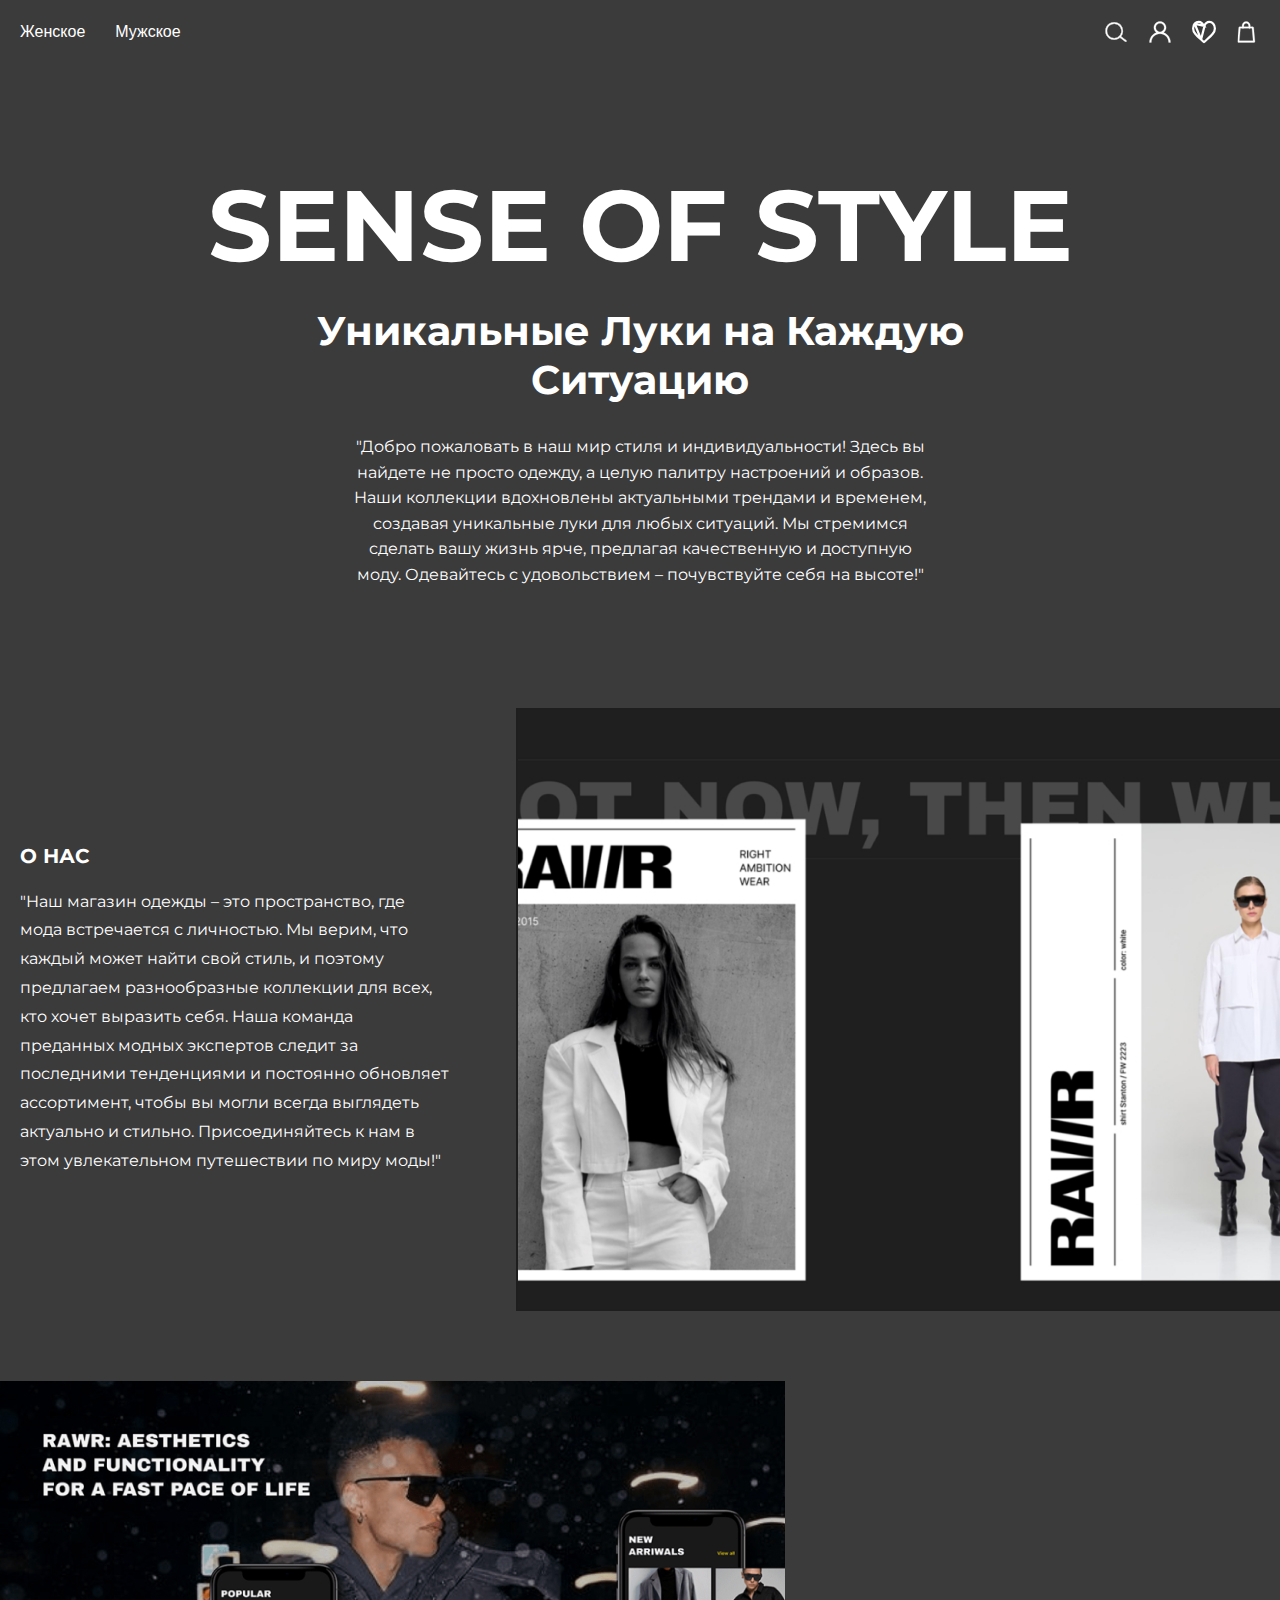
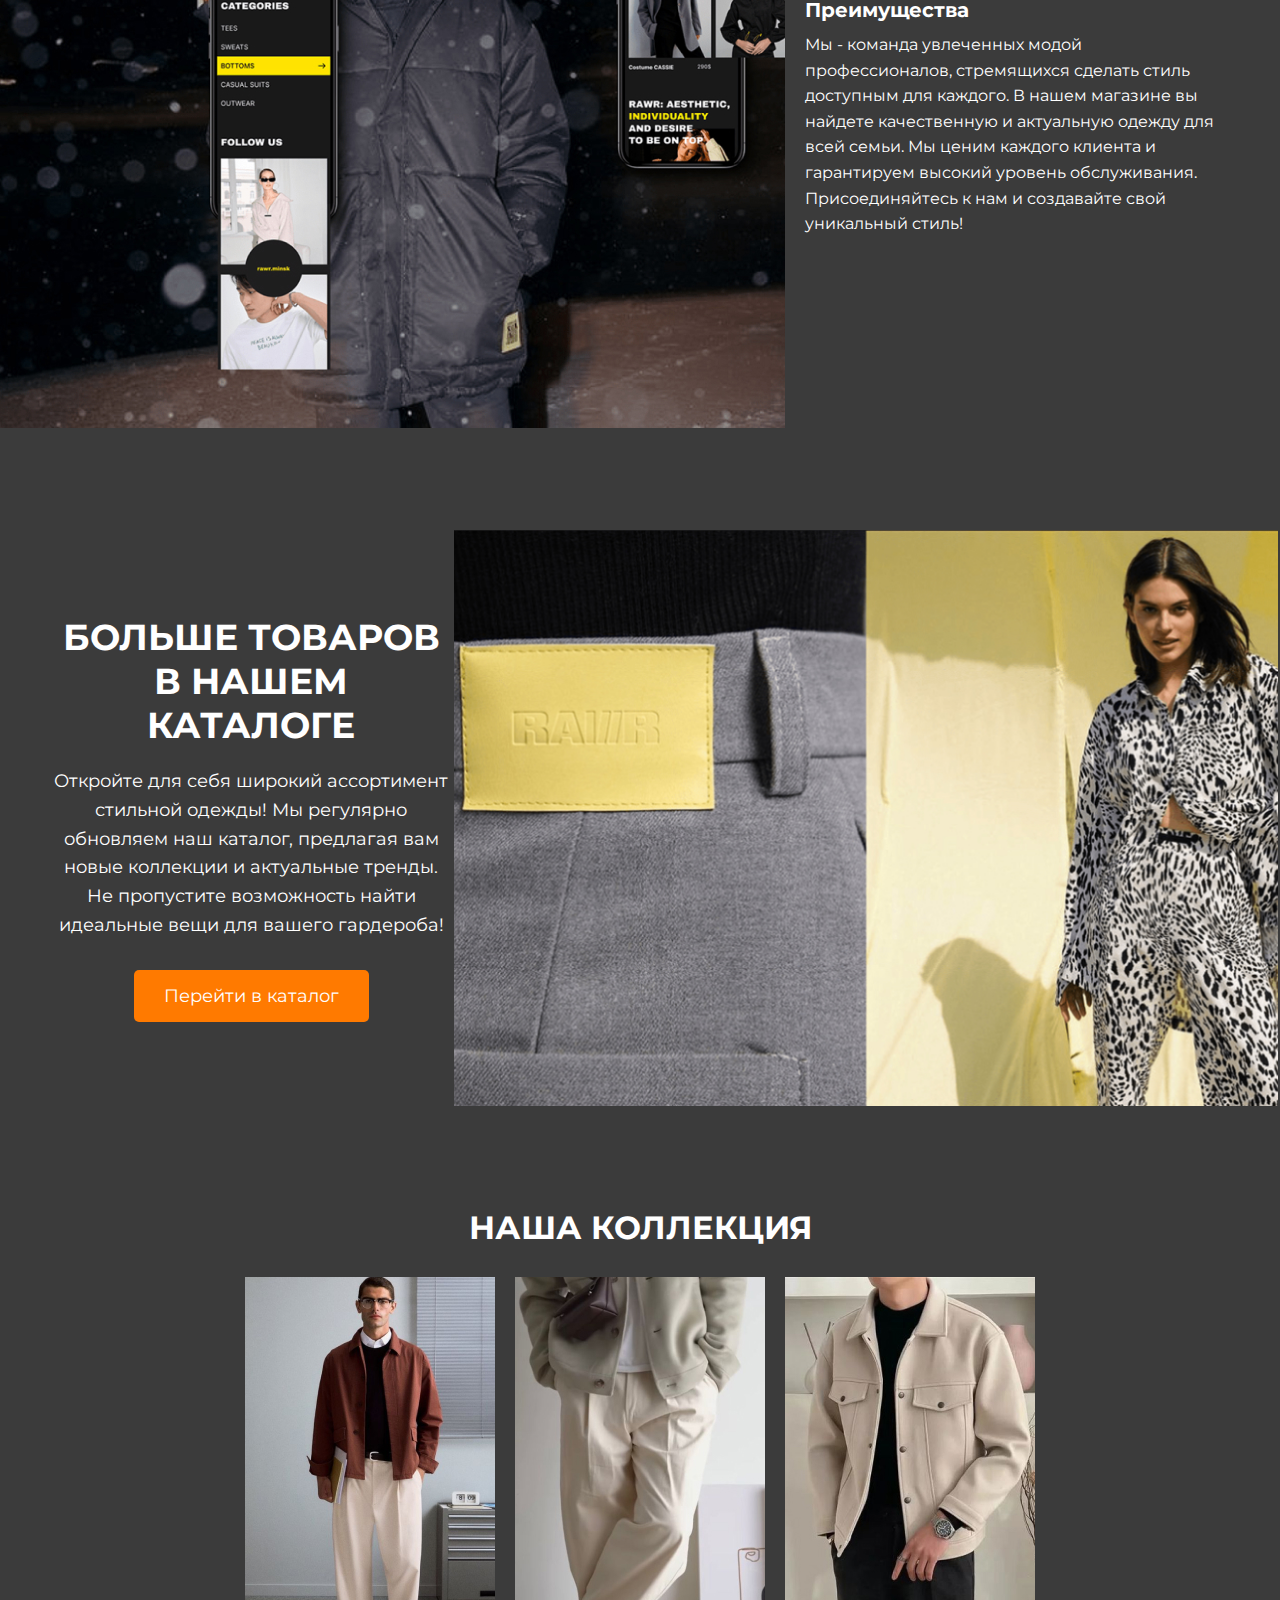
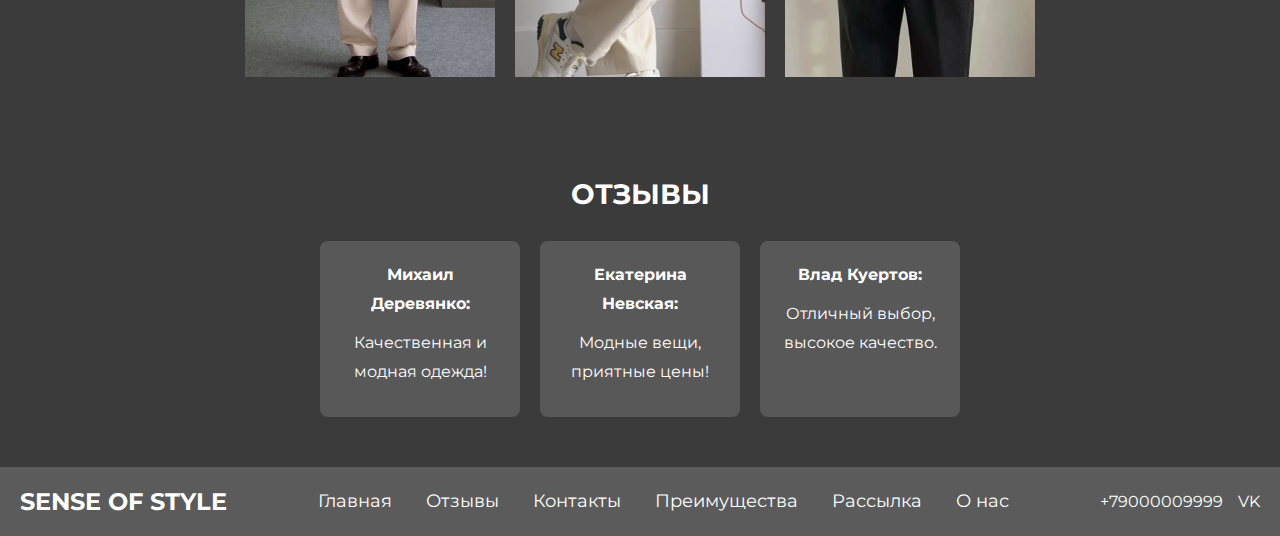
<file: 25 sept/index.html>
<!DOCTYPE html>
<html lang="ru">

<head>
    <meta charset="UTF-8">
    <meta name="viewport" content="width=device-width, initial-scale=1.0">
    <title>SENSE OF STYLE - Магазин одежды</title>
    <link href="https://fonts.googleapis.com/css2?family=Montserrat:wght@400;700&display=swap" rel="stylesheet">
    <link rel="stylesheet" href="styles.css">
</head>

<body>
    <section>
        <header>
            <nav class="menu">
                <button class="menu-btn">Женское</button>
                <button class="menu-btn">Мужское</button>
            </nav>
            <div class="icons">
                <img src="img/search-icon.svg" alt="Поиск">
                <img src="img/user-icon.svg" alt="Профиль">
                <img src="img/favorite-icon.svg" alt="Избранное">
                <img src="img/cart-icon.svg" alt="Корзина">
            </div>
        </header>
        <main>
            <h1 class="main-title">SENSE OF STYLE</h1>
            <h3 class="sub-title">Уникальные Луки на Каждую <br>Ситуацию</h3>
            <p class="description">
                "Добро пожаловать в наш мир стиля и индивидуальности! Здесь вы<br> найдете не просто одежду, а целую
                палитру настроений и образов. <br> Наши коллекции вдохновлены актуальными трендами и временем, <br>
                создавая уникальные луки для любых ситуаций. Мы стремимся<br> сделать вашу жизнь ярче, предлагая
                качественную и доступную <br>моду. Одевайтесь с удовольствием – почувствуйте себя на высоте!"
            </p>
        </main>
        <div class="container">
            <div class="left-content" id="dop">
                <h2>О НАС</h2>
                <p>
                    "Наш магазин одежды – это пространство, где<br> мода встречается с личностью.
                    Мы верим, что<br> каждый может найти свой стиль, и поэтому<br> предлагаем разнообразные коллекции
                    для всех, <br>кто хочет выразить себя. Наша команда<br> преданных модных экспертов следит за<br>
                    последними
                    тенденциями и постоянно обновляет<br> ассортимент, чтобы вы могли всегда выглядеть<br> актуально и
                    стильно.
                    Присоединяйтесь к нам в<br> этом увлекательном путешествии по миру моды!"
                </p>
            </div>
            <div class="right-content">
                <img src="img/pic1.jpg" alt="pic1">
            </div>
        </div>
        <div class="container2">
            <img class="container2_img" src="img/pic2.jpg" alt="pic2">
            <div class="right-section">
                <h1 class="container2_title" id="prem">Преимущества</h1>
                <p class="container2_subtitle">Мы - команда увлеченных модой профессионалов, стремящихся сделать стиль доступным для каждого. В
                    нашем магазине вы найдете качественную и актуальную одежду для всей семьи. Мы ценим каждого клиента
                    и гарантируем высокий уровень обслуживания. Присоединяйтесь к нам и создавайте свой уникальный стиль!</p>
            </div>
        </div>
        <section class="catalog-section">
            <div class="left-content3">
                <h1>БОЛЬШЕ ТОВАРОВ В НАШЕМ КАТАЛОГЕ</h1>
                <p>Откройте для себя широкий ассортимент стильной одежды! Мы регулярно обновляем наш каталог, предлагая вам новые коллекции и актуальные тренды. Не пропустите возможность найти идеальные вещи для вашего гардероба!</p>
                <a href="#" class="catalog-button">Перейти в каталог</a>
            </div>
            <div class="right-content3">
                <img src="img/pic3.jpg" alt="pic3" class="catalog-image">
            </div>
        </section>
        <section class="collection">
            <h2>НАША КОЛЛЕКЦИЯ</h2>
            <div class="gallery">
                <img src="img/pic4.jpg" alt="Коллекция 1">
                <img src="img/pic5.jpg" alt="Коллекция 2">
                <img src="img/pic6.jpg" alt="Коллекция 3">
            </div>
        </section>
    
        <section class="reviews" id="reviews">
            <h2>ОТЗЫВЫ</h2>
            <div class="reviews-grid">
                <div class="review">
                    <p><strong>Михаил Деревянко:</strong></p>
                    <p>Качественная и модная одежда!</p>
                </div>
                <div class="review">
                    <p><strong>Екатерина Невская:</strong></p>
                    <p>Модные вещи, приятные цены!</p>
                </div>
                <div class="review">
                    <p><strong>Влад Куертов:</strong></p>
                    <p>Отличный выбор, высокое качество.</p>
                </div>
            </div>
        </section>
        <footer class="footer">
            <div class="logo">
                <h1>SENSE OF STYLE</h1>
            </div>
            <nav class="footer-menu">
                <a href="#">Главная</a>
                <a href="#reviews">Отзывы</a>
                <a href="#kontakt">Контакты</a>
                <a href="#prem">Преимущества</a>
                <a href="rass.html">Рассылка</a>
                <a href="#dop">О нас</a>
            </nav>
            <div class="footer-contact" id="kontakt">
                <span>+79000009999</span>
                <a href="#">VK</a>
            </div>
        </footer>
    </section>
</body>
</html>
</file>
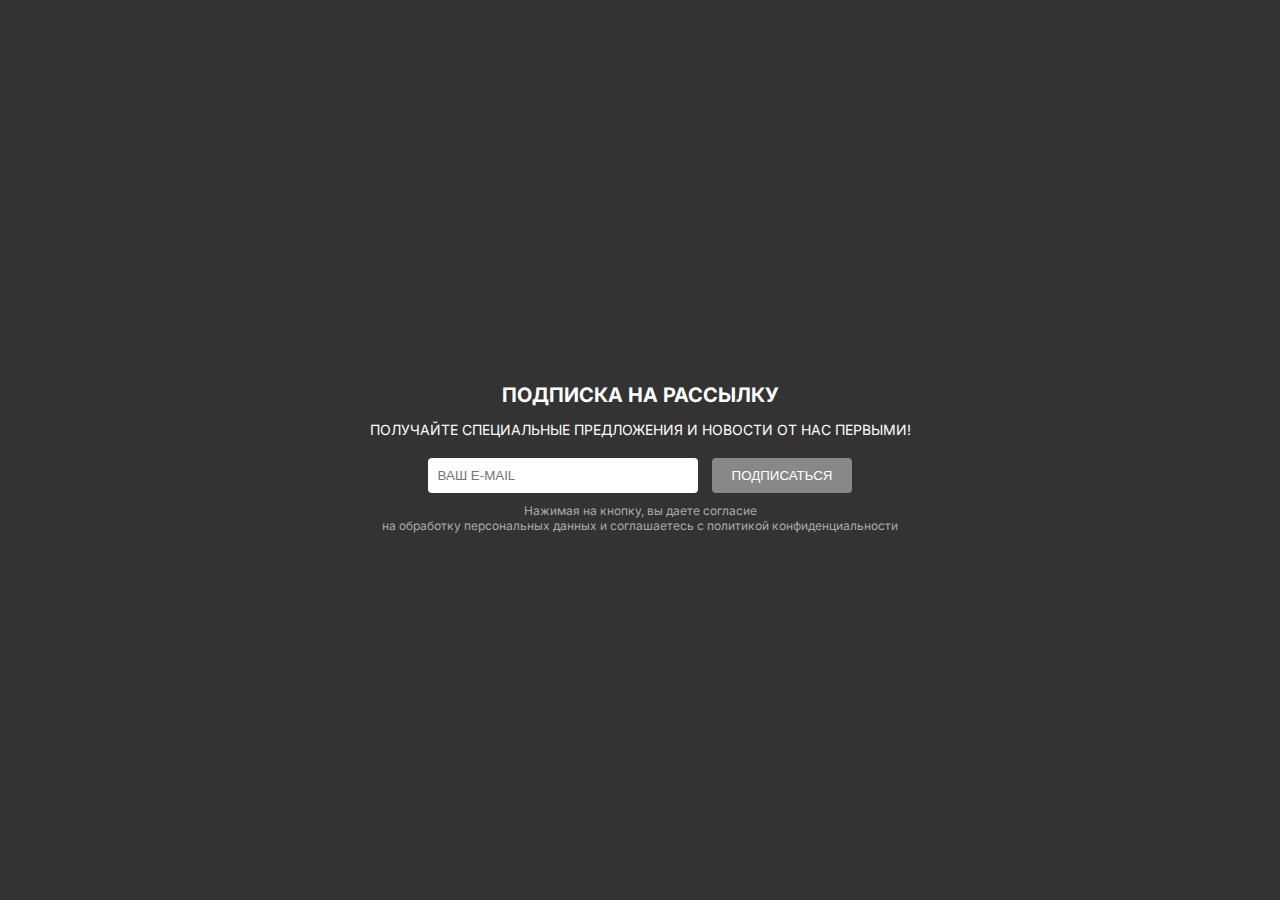
<file: 25 sept/rass.html>
<!DOCTYPE html>
<html lang="ru">
<head>
    <meta charset="UTF-8">
    <meta name="viewport" content="width=device-width, initial-scale=1.0">
    <title>Подписка на рассылку</title>
    <link href="https://fonts.googleapis.com/css2?family=Inter:wght@400;500;700&display=swap" rel="stylesheet">
    <link rel="stylesheet" href="style.css">
</head>
<body>

    <div class="subscription-container">
        <h2>ПОДПИСКА НА РАССЫЛКУ</h2>
        <p>ПОЛУЧАЙТЕ СПЕЦИАЛЬНЫЕ ПРЕДЛОЖЕНИЯ И НОВОСТИ ОТ НАС ПЕРВЫМИ!</p>
        <form id="subscription-form">
            <input type="email" class="email-input" placeholder="ВАШ E-MAIL" required>
            <button type="submit" class="subscribe-button">ПОДПИСАТЬСЯ</button>
        </form>
        <div class="privacy-note">
            Нажимая на кнопку, вы даете согласие<br> на обработку персональных данных и соглашаетесь с политикой конфиденциальности
        </div>
    </div>

    <script>
        document.getElementById('subscription-form').addEventListener('submit', function(e) {
            e.preventDefault();
            const email = document.querySelector('.email-input').value;
            
            if (email) {
                
                alert('Спасибо за подписку!  Ваш email: ' + email);
                document.querySelector('.email-input').value = ''; 
            } else {
                alert('Пожалуйста, введите корректный email.');
            }
        });
    </script>
</body>
</html>
</file>
<file: 25 sept/styles.css>
* {
    margin: 0;
    padding: 0;
    box-sizing: border-box;
}

body {
    font-family: 'Montserrat', sans-serif;
    background-color: #3B3B3B;
    color: white;
    text-align: center;
    display: flex;
    flex-direction: column;
    min-height: 100vh;
}

header {
    display: flex;
    justify-content: space-between;
    align-items: center;
    padding: 20px;
}

.menu {
    display: flex;
    gap: 30px;
}

.menu-btn {
    background-color: transparent;
    border: none;
    color: white;
    font-size: 16px;
    cursor: pointer;
}

.icons {
    display: flex;
    gap: 20px;
}

.icons img {
    width: 24px;
    height: 24px;
    cursor: pointer;
}

main {
    margin: 100px 0;
}

.main-title {
    font-size: 100px;
    font-weight: bold;
}

.sub-title {
    font-size: 40px;
    margin-top: 20px;
}

.description {
    font-size: 16px;
    margin: 30px auto;
    max-width: 800px;
    line-height: 1.6;
}

.container {
    display: flex;
    align-items: center;
    justify-content: space-between;
    padding: 20px;
}

.left-content {
    flex: 1;
    max-width: 40%;
    text-align: left; 
}

h2 {
    font-size: 20px;
    margin-bottom: 20px;
}

p {
    font-size: 16px;
    line-height: 1.8;
}

.right-content {
    flex: 1;
    display: flex;
    justify-content: center;
    align-items: center;
    margin-right: -50px;
}

.right-content img {
    max-width: 100%;
    height: auto;
    border: 2px solid #1E1E1E;
}

.container2 {
    display: flex;
    align-items: center; 
    padding: 50px;
}

.right-section {
    text-align: left; 
    max-width: 500px;
    margin-left: 20px; 
}

.container2_img {
    width: 785px; 
    height: 647px;
    margin-left: -50px;
}

.container2_title {
    font-size: 20px;
    margin-top: 25px;
}

.container2_subtitle {
    margin-top: 10px;
    line-height: 1.6; 
}

.catalog-section {
    display: flex;
    justify-content: space-between;
    align-items: center;
    padding: 50px;
}

.left-content3 {
    max-width: 500px;
}

.left-content3 h1 {
    font-size: 36px;
    margin-bottom: 20px;
}

.left-content3 p {
    font-size: 18px;
    line-height: 1.6;
    margin-bottom: 30px;
}

.catalog-button {
    display: inline-block;
    padding: 15px 30px;
    background-color: #ff7a00;
    color: white;
    text-decoration: none;
    font-size: 18px;
    border-radius: 5px;
    transition: background-color 0.3s;
}

.catalog-button:hover {
    background-color: #e66a00;
}

.right-content3 {
    display: flex;
    justify-content: center;
    align-items: center;
}

.catalog-image {
    width: 400px; 
    height: auto;
    border: 2px solid #3B3B3B;
    width: 828px;
    height: 580px;
    margin-right: -50px;
}



.header, .footer {
    display: flex;
    justify-content: space-between;
    align-items: center;
    padding: 20px;
    background-color: #5B5B5B;
}

.header .logo h1, .footer .logo h1 {
    font-size: 24px;
    font-weight: bold;
    color: white;
}

.menu a, .footer-menu a {
    color: white;
    text-decoration: none;
    margin: 0 15px;
    font-size: 18px;
}

.contact-info, .footer-contact {
    display: flex;
    gap: 15px;
}

.contact-info a, .footer-contact a {
    color: white;
    text-decoration: none;
}

.collection {
    padding: 50px 0;
}

.collection h2 {
    font-size: 32px;
    margin-bottom: 30px;
}

.gallery {
    display: flex;
    justify-content: center;
    gap: 20px;
}

.gallery img {
    width: 250px;
    height: 400px;
    object-fit: cover;
}

.reviews {
    padding: 50px 0;
}

.reviews h2 {
    font-size: 28px;
    margin-bottom: 30px;
}

.reviews-grid {
    display: flex;
    justify-content: center;
    gap: 20px;
}

.review {
    background-color: #585858;
    padding: 20px;
    max-width: 200px;
    border-radius: 8px;
}

.review p {
    font-size: 16px;
    color: white;
    margin-bottom: 10px;
}
</file>
<file: 25 sept/style.css>
body {
    margin: 0;
    padding: 0;
    background-color: #333;
    display: flex;
    justify-content: center;
    align-items: center;
    height: 100vh;
    font-family: 'Inter', sans-serif;
}

.subscription-container {
    text-align: center;
    color: white;
}

h2 {
    font-size: 20px;
    margin-bottom: 10px;
}

p {
    font-size: 14px;
    margin-bottom: 20px;
}

.email-input {
    padding: 10px;
    width: 250px;
    border: none;
    border-radius: 4px;
    margin-right: 10px;
}

.subscribe-button {
    padding: 10px 20px;
    background-color: #888;
    color: white;
    border: none;
    border-radius: 4px;
    cursor: pointer;
}

.subscribe-button:hover {
    background-color: #555;
}

.privacy-note {
    font-size: 12px;
    color: #aaa;
    margin-top: 10px;
}
</file>
